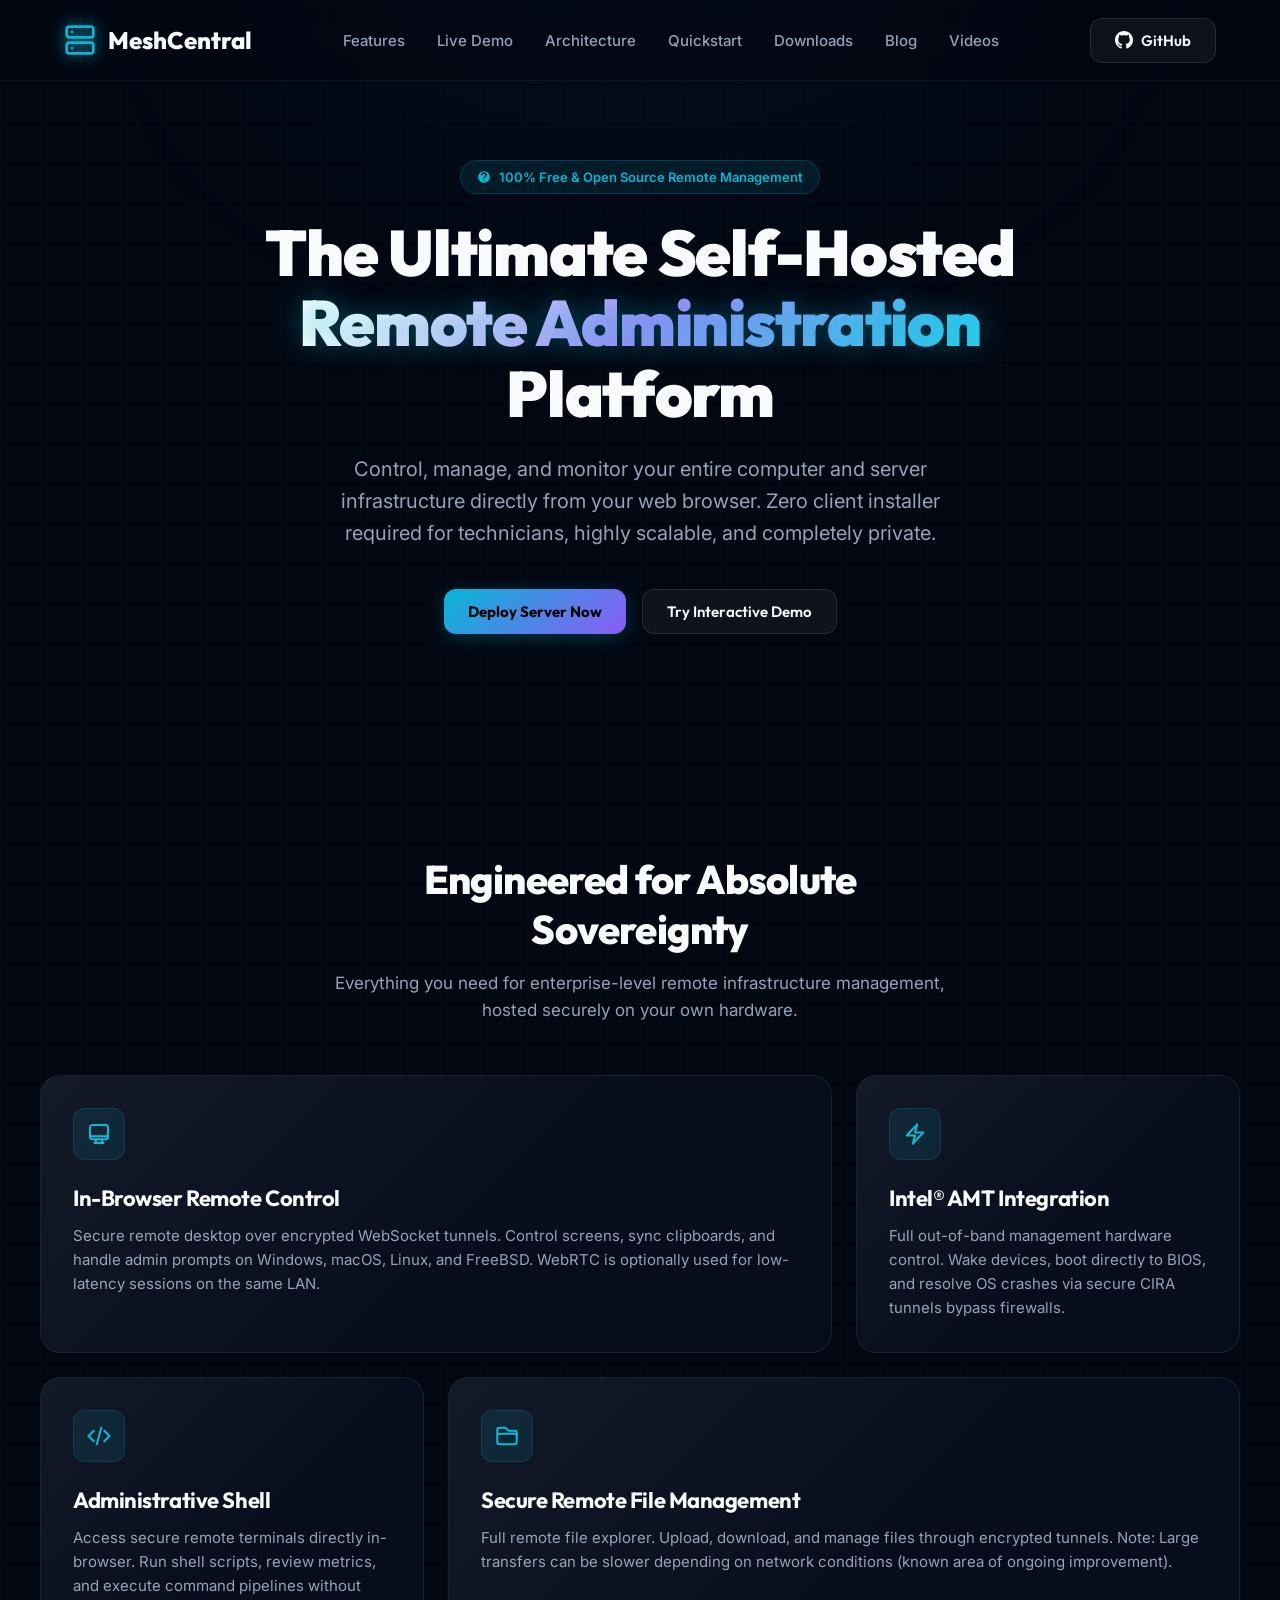
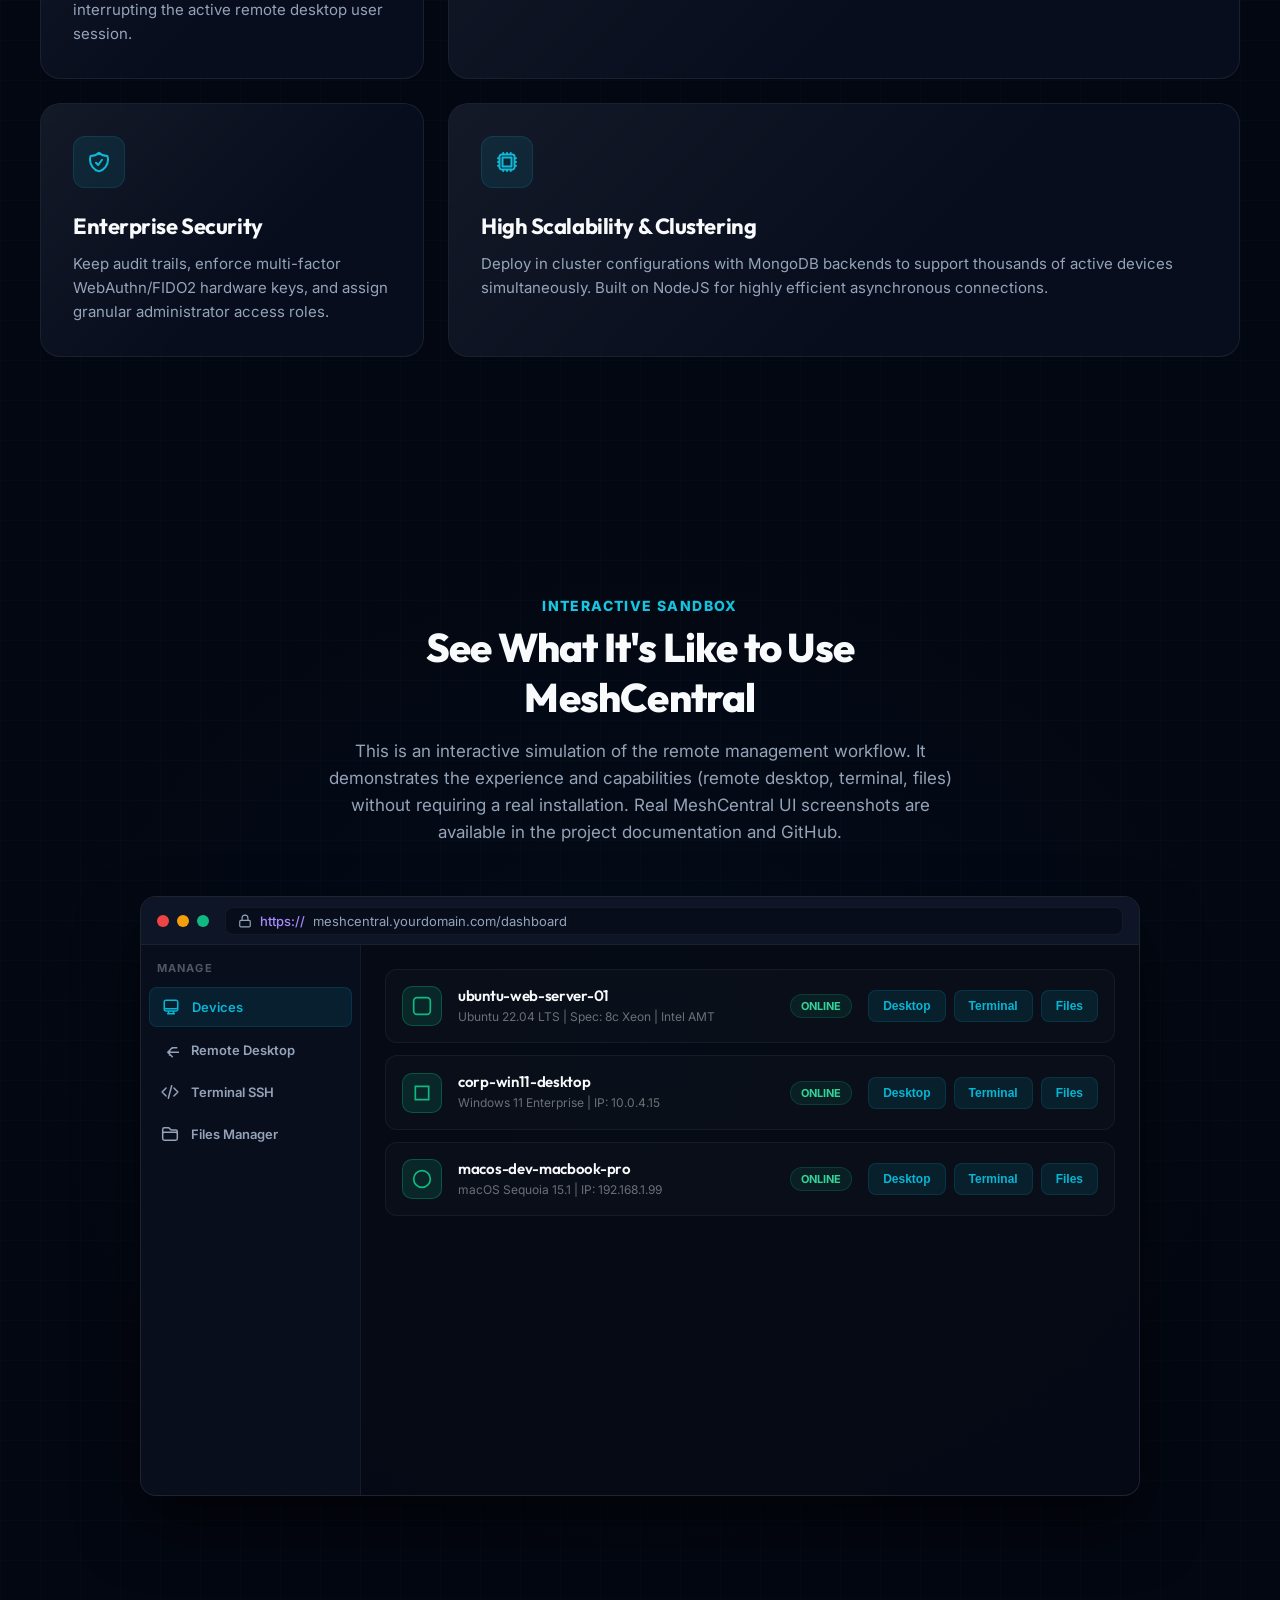
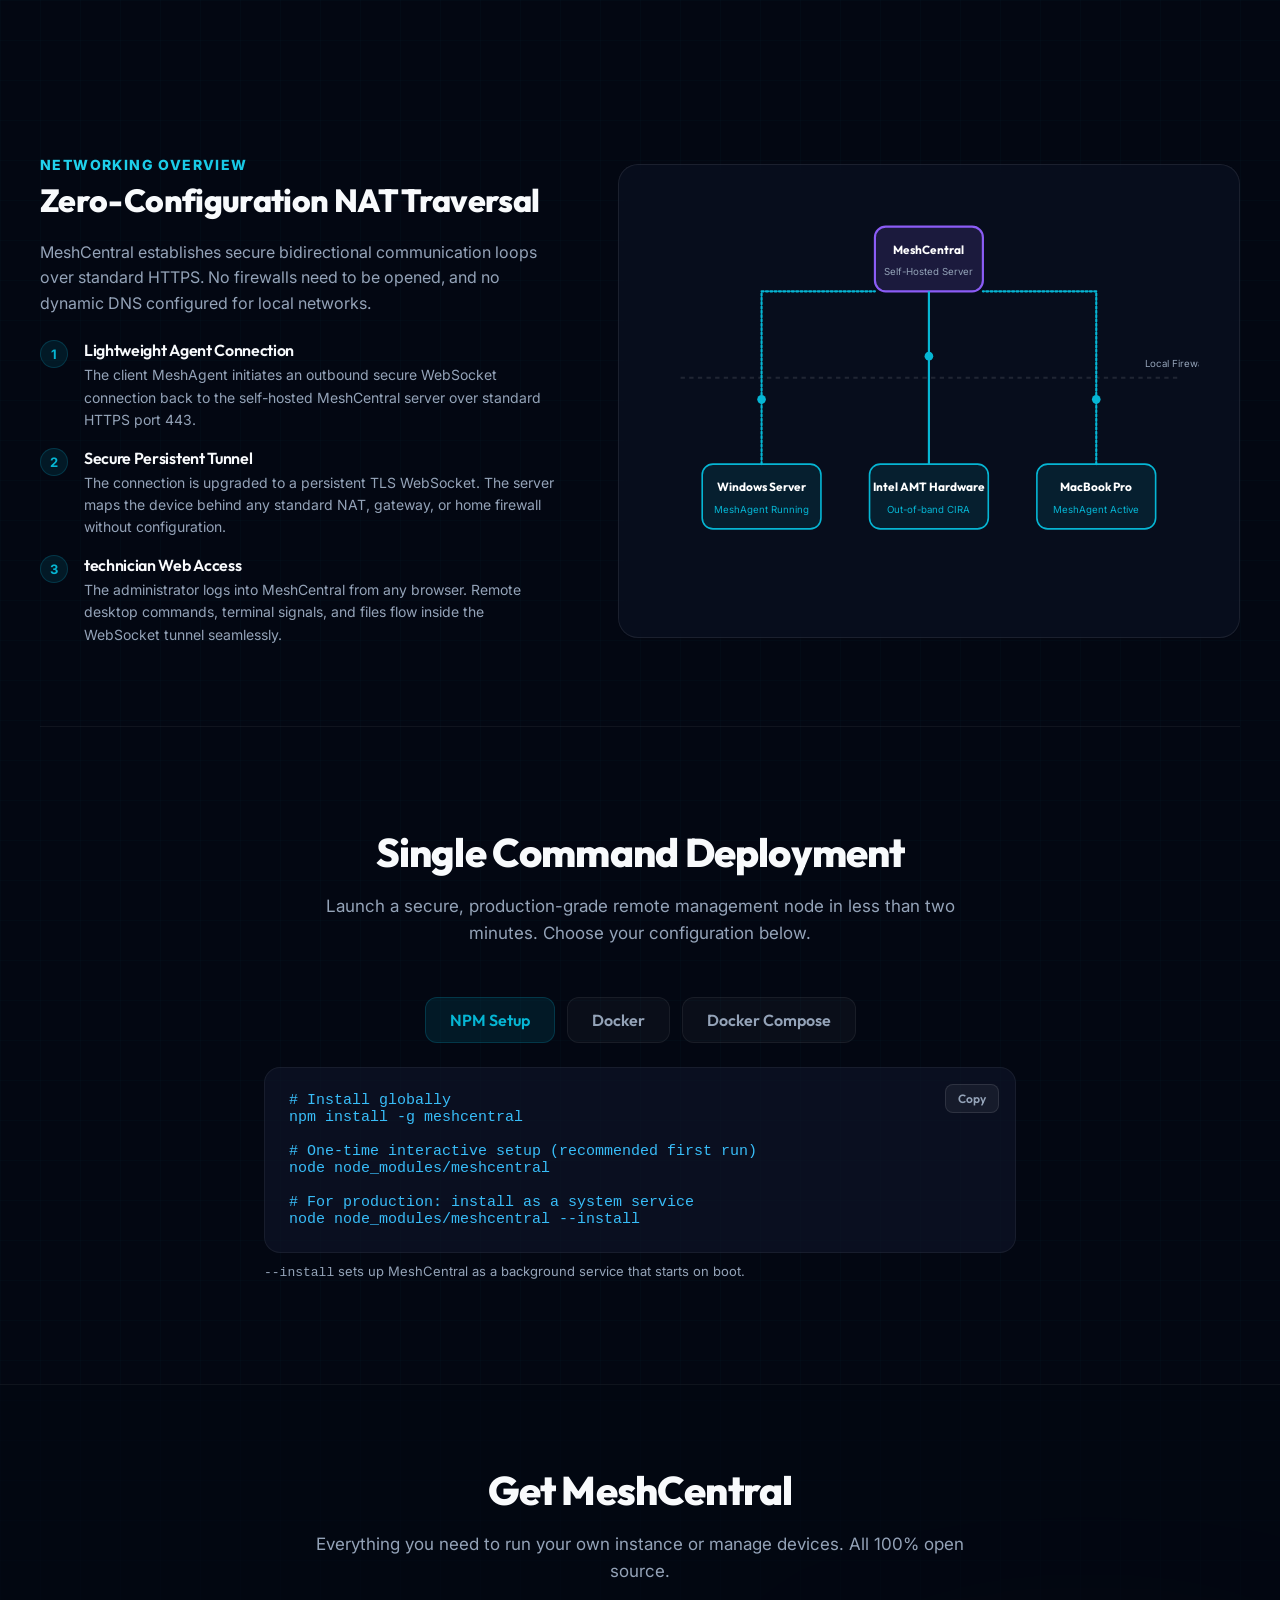
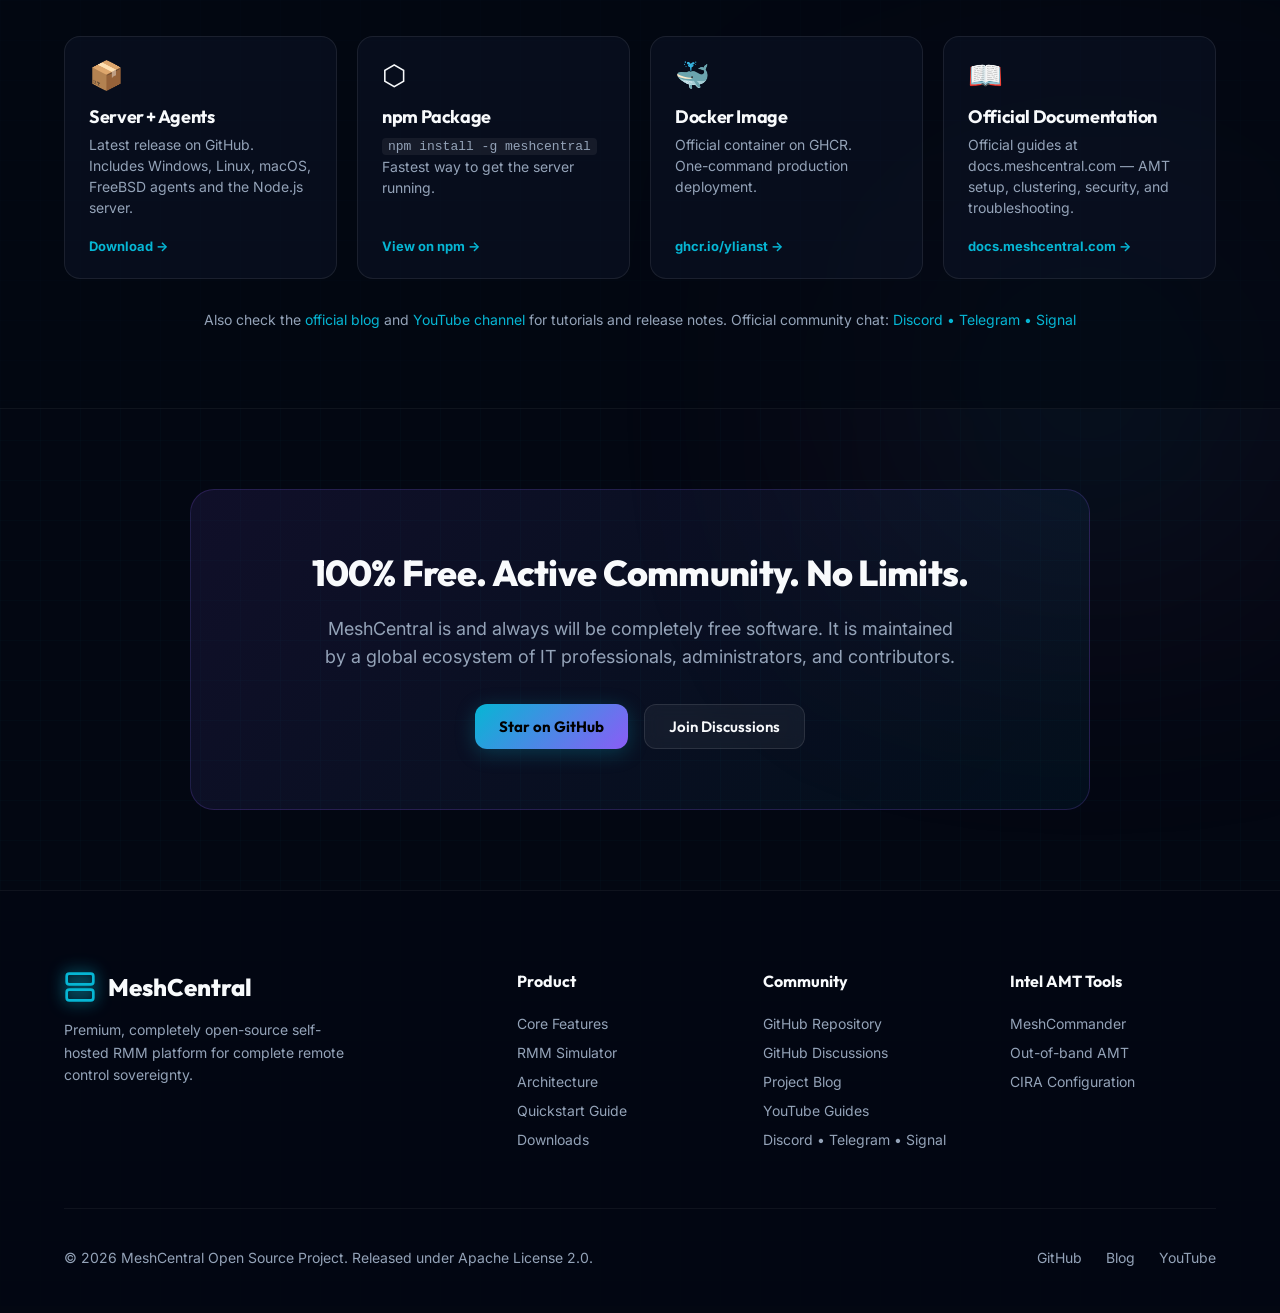
<file: index.html>
<!DOCTYPE html>
<html lang="en">
<head>
  <meta charset="UTF-8">
  <meta http-equiv="X-UA-Compatible" content="IE=edge">
  <meta name="viewport" content="width=device-width, initial-scale=1.0">
  <meta name="description" content="MeshCentral: The open-source, multi-platform, self-hosted remote monitoring and management (RMM) powerhouse. Control your computers and servers securely from your browser.">
  <meta name="keywords" content="MeshCentral, open source RMM, remote monitoring management, self-hosted remote desktop, remote terminal, web SSH, Intel AMT, Intel vPro, CIRA">
  <meta name="author" content="MeshCentral Community">
  
  <title>MeshCentral — Open Source Remote Monitoring & Management</title>
  
  <link rel="icon" type="image/png" href="https://meshcentral.com/favicon-303x303.png">
  <link rel="apple-touch-icon" href="https://meshcentral.com/favicon-303x303.png">
  
  <link rel="stylesheet" href="index.css">
</head>
<body>

  <!-- Glowing Atmosphere Elements -->
  <div style="position: absolute; top: 0; left: 0; width: 100%; height: 100%; pointer-events: none; overflow: hidden; z-index: -1;">
    <svg style="width: 100%; height: 100%; opacity: 0.15;" xmlns="http://www.w3.org/2000/svg">
      <defs>
        <pattern id="grid" width="40" height="40" patternUnits="userSpaceOnUse">
          <path d="M 40 0 L 0 0 0 40" fill="none" stroke="rgba(6, 182, 212, 0.3)" stroke-width="1"/>
        </pattern>
      </defs>
      <rect width="100%" height="100%" fill="url(#grid)" />
    </svg>
  </div>

  <!-- Header Navigation -->
  <header>
    <div class="container nav-container">
      <a href="#" class="logo">
        <svg viewBox="0 0 24 24" fill="none" stroke="var(--neon-cyan)" stroke-width="2" stroke-linecap="round" stroke-linejoin="round">
          <rect x="2" y="2" width="20" height="8" rx="2" ry="2"/>
          <rect x="2" y="14" width="20" height="8" rx="2" ry="2"/>
          <line x1="6" y1="6" x2="6.01" y2="6"/>
          <line x1="6" y1="18" x2="6.01" y2="18"/>
        </svg>
        <span>MeshCentral</span>
      </a>
      
      <ul class="nav-menu">
        <li><a href="#features" class="nav-link">Features</a></li>
        <li><a href="#demo" class="nav-link">Live Demo</a></li>
        <li><a href="#architecture" class="nav-link">Architecture</a></li>
        <li><a href="#setup" class="nav-link">Quickstart</a></li>
        <li><a href="#downloads" class="nav-link">Downloads</a></li>
        <li><a href="https://meshcentral2.blogspot.com/" target="_blank" class="nav-link">Blog</a></li>
        <li><a href="https://www.youtube.com/channel/UCJWz607A8EVlkilzcrb-GKg/videos" target="_blank" class="nav-link">Videos</a></li>
      </ul>
      
      <div class="nav-actions">
        <a href="https://github.com/Ylianst/MeshCentral" target="_blank" class="btn btn-secondary">
          <svg style="width: 18px; height: 18px; fill: currentColor;" viewBox="0 0 24 24">
            <path d="M12 0c-6.626 0-12 5.373-12 12 0 5.302 3.438 9.8 8.207 11.387.599.111.793-.261.793-.577v-2.234c-3.338.726-4.033-1.416-4.033-1.416-.546-1.387-1.333-1.756-1.333-1.756-1.089-.745.083-.729.083-.729 1.205.084 1.839 1.237 1.839 1.237 1.07 1.834 2.807 1.304 3.492.997.107-.775.418-1.305.762-1.604-2.665-.305-5.467-1.334-5.467-5.931 0-1.311.469-2.381 1.236-3.221-.124-.303-.535-1.524.117-3.176 0 0 1.008-.322 3.301 1.23.957-.266 1.983-.399 3.003-.404 1.02.005 2.047.138 3.006.404 2.291-1.552 3.297-1.23 3.297-1.23.653 1.653.242 2.874.118 3.176.77.84 1.235 1.911 1.235 3.221 0 4.609-2.807 5.624-5.479 5.921.43.372.823 1.102.823 2.222v3.293c0 .319.192.694.801.576 4.765-1.589 8.199-6.086 8.199-11.386 0-6.627-5.373-12-12-12z"/>
          </svg>
          GitHub
        </a>
        <button class="hamburger">
          <span></span>
          <span></span>
          <span></span>
        </button>
      </div>
    </div>
  </header>

  <!-- Hero Section -->
  <section class="hero container">
    <div class="hero-tag">
      <svg viewBox="0 0 24 24">
        <path d="M12 2C6.48 2 2 6.48 2 12s4.48 10 10 10 10-4.48 10-10S17.52 2 12 2Zm1 17h-2v-2h2v2Zm2.07-7.75-.9.92C13.45 12.9 13 13.5 13 15h-2v-.5c0-1.1.45-2.1 1.17-2.83l1.24-1.26c.37-.36.59-.86.59-1.41 0-1.1-.9-2-2-2s-2 .9-2 2H7c0-2.76 2.24-5 5-5s5 2.24 5 5c0 1.04-.42 1.99-1.07 2.75Z"/>
      </svg>
      100% Free & Open Source Remote Management
    </div>
    
    <h1>The Ultimate Self-Hosted <br><span class="gradient-text text-glow">Remote Administration</span> Platform</h1>
    
    <p class="hero-description">
      Control, manage, and monitor your entire computer and server infrastructure directly from your web browser. Zero client installer required for technicians, highly scalable, and completely private.
    </p>
    
    <div class="hero-ctas">
      <a href="#setup" class="btn btn-primary">Deploy Server Now</a>
      <a href="#demo" class="btn btn-secondary">Try Interactive Demo</a>
    </div>
  </section>

  <!-- Features Bento Grid -->
  <section id="features" class="container" style="padding: 60px 0;">
    <div class="section-header">
      <h2>Engineered for Absolute Sovereignty</h2>
      <p>Everything you need for enterprise-level remote infrastructure management, hosted securely on your own hardware.</p>
    </div>
    
    <div class="bento-grid">
      <!-- Feature 1: Remote Control -->
      <div class="glass-card bento-large">
        <div class="bento-icon-wrapper">
          <svg fill="none" stroke="currentColor" stroke-width="2" viewBox="0 0 24 24" xmlns="http://www.w3.org/2000/svg">
            <path stroke-linecap="round" stroke-linejoin="round" d="M9 17.25v1.007a3 3 0 01-.879 2.122L7.5 21h9l-.621-.621A3 3 0 0115 18.257V17.25m6-12V15a2.25 2.25 0 01-2.25 2.25H5.25A2.25 2.25 0 013 15V5.25m18 0A2.25 2.25 0 0018.75 3H5.25A2.25 2.25 0 003 5.25m18 0V12a2.25 2.25 0 01-2.25 2.25H5.25A2.25 2.25 0 013 12V5.25"></path>
          </svg>
        </div>
        <h3 class="bento-title">In-Browser Remote Control</h3>
        <p class="bento-desc">Secure remote desktop over encrypted WebSocket tunnels. Control screens, sync clipboards, and handle admin prompts on Windows, macOS, Linux, and FreeBSD. WebRTC is optionally used for low-latency sessions on the same LAN.</p>
      </div>

      <!-- Feature 2: Intel AMT -->
      <div class="glass-card bento-small">
        <div class="bento-icon-wrapper">
          <svg fill="none" stroke="currentColor" stroke-width="2" viewBox="0 0 24 24" xmlns="http://www.w3.org/2000/svg">
            <path stroke-linecap="round" stroke-linejoin="round" d="M3.75 13.5l10.5-11.25L12 10.5h8.25L9.75 21.75 12 13.5H3.75z"></path>
          </svg>
        </div>
        <h3 class="bento-title">Intel® AMT Integration</h3>
        <p class="bento-desc">Full out-of-band management hardware control. Wake devices, boot directly to BIOS, and resolve OS crashes via secure CIRA tunnels bypass firewalls.</p>
      </div>

      <!-- Feature 3: Web Terminal -->
      <div class="glass-card bento-small">
        <div class="bento-icon-wrapper">
          <svg fill="none" stroke="currentColor" stroke-width="2" viewBox="0 0 24 24" xmlns="http://www.w3.org/2000/svg">
            <path stroke-linecap="round" stroke-linejoin="round" d="M17.25 6.75L22.5 12l-5.25 5.25m-10.5 0L1.5 12l5.25-5.25m7.5-3l-4.5 16.5"></path>
          </svg>
        </div>
        <h3 class="bento-title">Administrative Shell</h3>
        <p class="bento-desc">Access secure remote terminals directly in-browser. Run shell scripts, review metrics, and execute command pipelines without interrupting the active remote desktop user session.</p>
      </div>

      <!-- Feature 4: File Explorer -->
      <div class="glass-card bento-large">
        <div class="bento-icon-wrapper">
          <svg fill="none" stroke="currentColor" stroke-width="2" viewBox="0 0 24 24" xmlns="http://www.w3.org/2000/svg">
            <path stroke-linecap="round" stroke-linejoin="round" d="M2.25 12.75V12A2.25 2.25 0 014.5 9.75h15A2.25 2.25 0 0121.75 12v.75m-8.69-6.44l-2.12-2.12a1.5 1.5 0 00-1.061-.44H4.5A2.25 2.25 0 002.25 6v12a2.25 2.25 0 002.25 2.25h15A2.25 2.25 0 0021.75 18V9a2.25 2.25 0 00-2.25-2.25h-5.379a1.5 1.5 0 01-1.06-.44z"></path>
          </svg>
        </div>
        <h3 class="bento-title">Secure Remote File Management</h3>
        <p class="bento-desc">Full remote file explorer. Upload, download, and manage files through encrypted tunnels. Note: Large transfers can be slower depending on network conditions (known area of ongoing improvement).</p>
      </div>

      <!-- Feature 5: Security -->
      <div class="glass-card bento-small">
        <div class="bento-icon-wrapper">
          <svg fill="none" stroke="currentColor" stroke-width="2" viewBox="0 0 24 24" xmlns="http://www.w3.org/2000/svg">
            <path stroke-linecap="round" stroke-linejoin="round" d="M9 12.75L11.25 15 15 9.75m-3-7.036A11.959 11.959 0 013.598 6 11.99 11.99 0 003 9.749c0 5.592 3.824 10.29 9 11.623 5.176-1.332 9-6.03 9-11.622 0-1.31-.21-2.57-.598-3.751h-.152c-3.196 0-6.1-1.248-8.25-3.285z"></path>
          </svg>
        </div>
        <h3 class="bento-title">Enterprise Security</h3>
        <p class="bento-desc">Keep audit trails, enforce multi-factor WebAuthn/FIDO2 hardware keys, and assign granular administrator access roles.</p>
      </div>

      <!-- Feature 6: Clustering -->
      <div class="glass-card bento-large">
        <div class="bento-icon-wrapper">
          <svg fill="none" stroke="currentColor" stroke-width="2" viewBox="0 0 24 24" xmlns="http://www.w3.org/2000/svg">
            <path stroke-linecap="round" stroke-linejoin="round" d="M8.25 3v1.5M4.5 8.25H3m18 0h-1.5M4.5 12H3m18 0h-1.5m-15 3.75H3m18 0h-1.5M8.25 19.5V21M12 3v1.5m0 15V21m3.75-18v1.5m0 15V21m-9-1.5h10.5a2.25 2.25 0 002.25-2.25V6.75a2.25 2.25 0 00-2.25-2.25H6.75A2.25 2.25 0 004.5 6.75v10.5a2.25 2.25 0 002.25 2.25zm.75-12h9v9h-9v-9z"></path>
          </svg>
        </div>
        <h3 class="bento-title">High Scalability & Clustering</h3>
        <p class="bento-desc">Deploy in cluster configurations with MongoDB backends to support thousands of active devices simultaneously. Built on NodeJS for highly efficient asynchronous connections.</p>
      </div>
    </div>
  </section>

  <!-- Interactive RMM Simulator Section -->
  <section id="demo" class="simulator-section">
    <div class="container">
      <div class="section-header">
        <span class="gradient-text-cyan" style="font-weight: 800; font-size: 14px; text-transform: uppercase; letter-spacing: 0.1em; margin-bottom: 8px; display: block;">Interactive sandbox</span>
        <h2>See What It's Like to Use MeshCentral</h2>
        <p>This is an interactive simulation of the remote management workflow. It demonstrates the experience and capabilities (remote desktop, terminal, files) without requiring a real installation. Real MeshCentral UI screenshots are available in the project documentation and GitHub.</p>
      </div>

      <div class="sim-container">
        <!-- Browser Bar -->
        <div class="sim-header">
          <div class="sim-dots">
            <div class="sim-dot red"></div>
            <div class="sim-dot yellow"></div>
            <div class="sim-dot green"></div>
          </div>
          <div class="sim-address-bar">
            <svg viewBox="0 0 24 24" fill="none" stroke="currentColor" stroke-width="2">
              <rect x="3" y="11" width="18" height="11" rx="2" ry="2"/>
              <path d="M7 11V7a5 5 0 0 1 10 0v4"/>
            </svg>
            <span>https://</span>meshcentral.yourdomain.com/dashboard
          </div>
        </div>

        <!-- Split Pane -->
        <div class="sim-body">
          <!-- Sidebar -->
          <div class="sim-sidebar">
            <div class="sim-sidebar-title">Manage</div>
            <ul class="sim-sidebar-menu">
              <li class="sim-menu-item active" data-view="devices">
                <svg fill="none" stroke="currentColor" stroke-width="2" viewBox="0 0 24 24"><path stroke-linecap="round" stroke-linejoin="round" d="M9 17.25v1.007a3 3 0 01-.879 2.122L7.5 21h9l-.621-.621A3 3 0 0115 18.257V17.25m6-12V15a2.25 2.25 0 01-2.25 2.25H5.25A2.25 2.25 0 013 15V5.25m18 0A2.25 2.25 0 0018.75 3H5.25A2.25 2.25 0 003 5.25m18 0V12a2.25 2.25 0 01-2.25 2.25H5.25A2.25 2.25 0 013 12V5.25"/></svg>
                <span>Devices</span>
              </li>
              <li class="sim-menu-item" data-view="desktop">
                <svg fill="none" stroke="currentColor" stroke-width="2" viewBox="0 0 24 24"><path stroke-linecap="round" stroke-linejoin="round" d="M15 9l-6 6m0 0l6 6m-6-6h18m-6-6h-3.75a6 6 0 00-6 6v3.75"/></svg>
                <span>Remote Desktop</span>
              </li>
              <li class="sim-menu-item" data-view="terminal">
                <svg fill="none" stroke="currentColor" stroke-width="2" viewBox="0 0 24 24"><path stroke-linecap="round" stroke-linejoin="round" d="M17.25 6.75L22.5 12l-5.25 5.25m-10.5 0L1.5 12l5.25-5.25m7.5-3l-4.5 16.5"/></svg>
                <span>Terminal SSH</span>
              </li>
              <li class="sim-menu-item" data-view="files">
                <svg fill="none" stroke="currentColor" stroke-width="2" viewBox="0 0 24 24"><path stroke-linecap="round" stroke-linejoin="round" d="M2.25 12.75V12A2.25 2.25 0 014.5 9.75h15A2.25 2.25 0 0121.75 12v.75m-8.69-6.44l-2.12-2.12a1.5 1.5 0 00-1.061-.44H4.5A2.25 2.25 0 002.25 6v12a2.25 2.25 0 002.25 2.25h15A2.25 2.25 0 0021.75 18V9a2.25 2.25 0 00-2.25-2.25h-5.379a1.5 1.5 0 01-1.06-.44z"/></svg>
                <span>Files Manager</span>
              </li>
            </ul>
          </div>

          <!-- Main Viewport -->
          <div class="sim-viewport">
            
            <!-- Persistent Back Bar (especially valuable on mobile when sidebar is collapsed) -->
            <div class="sim-viewport-header" id="sim-back-bar" style="display: none; align-items: center; justify-content: space-between; padding: 8px 16px; background: rgba(15, 23, 42, 0.7); border-bottom: 1px solid rgba(255,255,255,0.06);">
              <button id="btn-back-devices" class="btn-sim-back">← Devices</button>
              <span id="sim-current-device" style="font-size: 12px; color: var(--text-muted); font-weight: 500;"></span>
            </div>
            
            <!-- Devices Grid View -->
            <div id="view-devices" class="sim-view active">
              <div class="devices-list">
                
                <div class="device-row" data-device="ubuntu-web">
                  <div class="device-info">
                    <div class="device-avatar active">
                      <svg viewBox="0 0 24 24" fill="none" stroke="currentColor" stroke-width="2"><rect x="2" y="2" width="20" height="20" rx="4"/></svg>
                    </div>
                    <div class="device-meta">
                      <h4>ubuntu-web-server-01</h4>
                      <p>Ubuntu 22.04 LTS | Spec: 8c Xeon | Intel AMT</p>
                    </div>
                  </div>
                  <div style="display: flex; align-items: center; gap: 16px;">
                    <span class="device-badge online">Online</span>
                    <div class="device-actions">
                      <button class="btn-sim-action" data-action="desktop">Desktop</button>
                      <button class="btn-sim-action" data-action="terminal">Terminal</button>
                      <button class="btn-sim-action" data-action="files">Files</button>
                    </div>
                  </div>
                </div>

                <div class="device-row" data-device="win-desktop">
                  <div class="device-info">
                    <div class="device-avatar active">
                      <svg viewBox="0 0 24 24" fill="none" stroke="currentColor" stroke-width="2"><path d="M4 4h16v16H4z"/></svg>
                    </div>
                    <div class="device-meta">
                      <h4>corp-win11-desktop</h4>
                      <p>Windows 11 Enterprise | IP: 10.0.4.15</p>
                    </div>
                  </div>
                  <div style="display: flex; align-items: center; gap: 16px;">
                    <span class="device-badge online">Online</span>
                    <div class="device-actions">
                      <button class="btn-sim-action" data-action="desktop">Desktop</button>
                      <button class="btn-sim-action" data-action="terminal">Terminal</button>
                      <button class="btn-sim-action" data-action="files">Files</button>
                    </div>
                  </div>
                </div>

                <div class="device-row" data-device="macos-build">
                  <div class="device-info">
                    <div class="device-avatar active">
                      <svg viewBox="0 0 24 24" fill="none" stroke="currentColor" stroke-width="2"><circle cx="12" cy="12" r="10"/></svg>
                    </div>
                    <div class="device-meta">
                      <h4>macos-dev-macbook-pro</h4>
                      <p>macOS Sequoia 15.1 | IP: 192.168.1.99</p>
                    </div>
                  </div>
                  <div style="display: flex; align-items: center; gap: 16px;">
                    <span class="device-badge online">Online</span>
                    <div class="device-actions">
                      <button class="btn-sim-action" data-action="desktop">Desktop</button>
                      <button class="btn-sim-action" data-action="terminal">Terminal</button>
                      <button class="btn-sim-action" data-action="files">Files</button>
                    </div>
                  </div>
                </div>

              </div>
            </div>

            <!-- Views generated via JS -->
            <div id="view-desktop" class="sim-view"></div>
            <div id="view-terminal" class="sim-view"></div>
            <div id="view-files" class="sim-view"></div>

          </div>
        </div>
      </div>
    </div>
  </section>

  <!-- Architectural Section -->
  <section id="architecture" class="architecture-section container">
    <div class="arch-container">
      <div class="arch-details">
        <span class="gradient-text-cyan" style="font-weight: 800; font-size: 14px; text-transform: uppercase; letter-spacing: 0.1em; margin-bottom: 8px; display: block;">Networking Overview</span>
        <h3>Zero-Configuration NAT Traversal</h3>
        <p>MeshCentral establishes secure bidirectional communication loops over standard HTTPS. No firewalls need to be opened, and no dynamic DNS configured for local networks.</p>
        
        <ul class="arch-list">
          <li class="arch-list-item">
            <div class="arch-item-num">1</div>
            <div class="arch-item-text">
              <h4>Lightweight Agent Connection</h4>
              <p>The client MeshAgent initiates an outbound secure WebSocket connection back to the self-hosted MeshCentral server over standard HTTPS port 443.</p>
            </div>
          </li>
          <li class="arch-list-item">
            <div class="arch-item-num">2</div>
            <div class="arch-item-text">
              <h4>Secure Persistent Tunnel</h4>
              <p>The connection is upgraded to a persistent TLS WebSocket. The server maps the device behind any standard NAT, gateway, or home firewall without configuration.</p>
            </div>
          </li>
          <li class="arch-list-item">
            <div class="arch-item-num">3</div>
            <div class="arch-item-text">
              <h4>technician Web Access</h4>
              <p>The administrator logs into MeshCentral from any browser. Remote desktop commands, terminal signals, and files flow inside the WebSocket tunnel seamlessly.</p>
            </div>
          </li>
        </ul>
      </div>

      <div class="arch-diagram-wrapper">
        <svg class="arch-svg" viewBox="0 0 500 360" fill="none" xmlns="http://www.w3.org/2000/svg">
          <!-- Server Node -->
          <rect x="200" y="20" width="100" height="60" rx="10" fill="rgba(139, 92, 246, 0.15)" stroke="var(--neon-purple)" stroke-width="2"/>
          <text x="250" y="45" fill="#fff" font-family="var(--font-heading)" font-size="11" font-weight="700" text-anchor="middle">MeshCentral</text>
          <text x="250" y="65" fill="var(--text-muted)" font-family="var(--font-body)" font-size="9" text-anchor="middle">Self-Hosted Server</text>
          
          <!-- Firewall Line -->
          <line x1="20" y1="160" x2="480" y2="160" stroke="rgba(255, 255, 255, 0.1)" stroke-width="2" stroke-dasharray="4 4"/>
          <text x="450" y="150" fill="var(--text-muted)" font-family="var(--font-body)" font-size="9">Local Firewall (NAT)</text>

          <!-- Device Node A (Windows) -->
          <rect x="40" y="240" width="110" height="60" rx="10" fill="rgba(6, 182, 212, 0.1)" stroke="var(--neon-cyan)" stroke-width="1.5"/>
          <text x="95" y="265" fill="#fff" font-family="var(--font-heading)" font-size="11" font-weight="700" text-anchor="middle">Windows Server</text>
          <text x="95" y="285" fill="var(--neon-cyan)" font-family="var(--font-body)" font-size="9" text-anchor="middle">MeshAgent Running</text>

          <!-- Device Node B (Linux AMT) -->
          <rect x="195" y="240" width="110" height="60" rx="10" fill="rgba(6, 182, 212, 0.1)" stroke="var(--neon-cyan)" stroke-width="1.5"/>
          <text x="250" y="265" fill="#fff" font-family="var(--font-heading)" font-size="11" font-weight="700" text-anchor="middle">Intel AMT Hardware</text>
          <text x="250" y="285" fill="var(--neon-cyan)" font-family="var(--font-body)" font-size="9" text-anchor="middle">Out-of-band CIRA</text>

          <!-- Device Node C (macOS) -->
          <rect x="350" y="240" width="110" height="60" rx="10" fill="rgba(6, 182, 212, 0.1)" stroke="var(--neon-cyan)" stroke-width="1.5"/>
          <text x="405" y="265" fill="#fff" font-family="var(--font-heading)" font-size="11" font-weight="700" text-anchor="middle">MacBook Pro</text>
          <text x="405" y="285" fill="var(--neon-cyan)" font-family="var(--font-body)" font-size="9" text-anchor="middle">MeshAgent Active</text>

          <!-- Connection Arrows -->
          <!-- A to Server -->
          <path d="M95 240V160V80H200" stroke="var(--neon-cyan)" stroke-width="2" stroke-linecap="round" fill="none" stroke-dasharray="2 2"/>
          <circle cx="95" cy="180" r="4" fill="var(--neon-cyan)"/>
          
          <!-- B to Server -->
          <path d="M250 240V80" stroke="var(--neon-cyan)" stroke-width="2" fill="none"/>
          <circle cx="250" cy="140" r="4" fill="var(--neon-cyan)"/>

          <!-- C to Server -->
          <path d="M405 240V160V80H300" stroke="var(--neon-cyan)" stroke-width="2" stroke-linecap="round" fill="none" stroke-dasharray="2 2"/>
          <circle cx="405" cy="180" r="4" fill="var(--neon-cyan)"/>
        </svg>
      </div>
    </div>
  </section>

  <!-- Setup Section -->
  <section id="setup" class="setup-section">
    <div class="container setup-tabs">
      <div class="section-header">
        <h2>Single Command Deployment</h2>
        <p>Launch a secure, production-grade remote management node in less than two minutes. Choose your configuration below.</p>
      </div>

      <div class="tab-headers">
        <div class="tab-header active" data-tab="tab-npm">NPM Setup</div>
        <div class="tab-header" data-tab="tab-docker">Docker</div>
        <div class="tab-header" data-tab="tab-compose">Docker Compose</div>
      </div>

      <div id="tab-npm" class="tab-content active">
        <div class="code-block">
          <button class="code-copy-btn">Copy</button>
          <pre><code># Install globally
npm install -g meshcentral

# One-time interactive setup (recommended first run)
node node_modules/meshcentral

# For production: install as a system service
node node_modules/meshcentral --install</code></pre>
        </div>
        <p style="font-size:13px; color:var(--text-muted); margin-top:8px;">
          <code>--install</code> sets up MeshCentral as a background service that starts on boot.
        </p>
      </div>

      <div id="tab-docker" class="tab-content">
        <div class="code-block">
          <button class="code-copy-btn">Copy</button>
          <pre><code># Recommended Docker run (with common volumes)
docker run -d \
  --name meshcentral \
  -p 80:80 -p 443:443 \
  -v meshcentral-data:/opt/meshcentral/meshcentral-data \
  -v meshcentral-files:/opt/meshcentral/meshcentral-files \
  -v meshcentral-certs:/opt/meshcentral/meshcentral-certs \
  -v meshcentral-backups:/opt/meshcentral/meshcentral-backups \
  ghcr.io/ylianst/meshcentral:latest</code></pre>
        </div>
      </div>

      <div id="tab-compose" class="tab-content">
        <div class="code-block">
          <button class="code-copy-btn">Copy</button>
          <pre><code># docker-compose.yml example (recommended for production)
version: '3'
services:
  meshcentral:
    image: ghcr.io/ylianst/meshcentral:latest
    container_name: meshcentral
    restart: always
    ports:
      - "80:80"
      - "443:443"
    volumes:
      - meshcentral-data:/opt/meshcentral/meshcentral-data
      - meshcentral-files:/opt/meshcentral/meshcentral-files
      - meshcentral-certs:/opt/meshcentral/meshcentral-certs
      - meshcentral-backups:/opt/meshcentral/meshcentral-backups

volumes:
  meshcentral-data:
  meshcentral-files:
  meshcentral-certs:
  meshcentral-backups:</code></pre>
        </div>
      </div>
    </div>
  </section>

  <!-- Downloads & Resources Section -->
  <section id="downloads" class="downloads-section">
    <div class="container">
      <div class="section-header">
        <h2>Get MeshCentral</h2>
        <p>Everything you need to run your own instance or manage devices. All 100% open source.</p>
      </div>

      <div class="downloads-grid">
        <a href="https://github.com/Ylianst/MeshCentral/releases/latest" target="_blank" class="download-card">
          <div class="dl-icon">📦</div>
          <div>
            <h4>Server + Agents</h4>
            <p>Latest release on GitHub. Includes Windows, Linux, macOS, FreeBSD agents and the Node.js server.</p>
          </div>
          <span class="dl-cta">Download →</span>
        </a>

        <a href="https://www.npmjs.com/package/meshcentral" target="_blank" class="download-card">
          <div class="dl-icon">⬡</div>
          <div>
            <h4>npm Package</h4>
            <p><code>npm install -g meshcentral</code><br>Fastest way to get the server running.</p>
          </div>
          <span class="dl-cta">View on npm →</span>
        </a>

        <a href="https://github.com/Ylianst/MeshCentral/pkgs/container/meshcentral" target="_blank" class="download-card">
          <div class="dl-icon">🐳</div>
          <div>
            <h4>Docker Image</h4>
            <p>Official container on GHCR.<br>One-command production deployment.</p>
          </div>
          <span class="dl-cta">ghcr.io/ylianst →</span>
        </a>

        <a href="https://docs.meshcentral.com/" target="_blank" class="download-card">
          <div class="dl-icon">📖</div>
          <div>
            <h4>Official Documentation</h4>
            <p>Official guides at docs.meshcentral.com — AMT setup, clustering, security, and troubleshooting.</p>
          </div>
          <span class="dl-cta">docs.meshcentral.com →</span>
        </a>
      </div>

      <div class="downloads-note">
        Also check the <a href="https://meshcentral2.blogspot.com/" target="_blank">official blog</a> and <a href="https://www.youtube.com/channel/UCJWz607A8EVlkilzcrb-GKg/videos" target="_blank">YouTube channel</a> for tutorials and release notes.
        Official community chat: <a href="https://github.com/Ylianst/MeshCentral#community" target="_blank">Discord • Telegram • Signal</a>
      </div>
    </div>
  </section>

  <!-- Callout (GitHub Pride) -->
  <section class="callout-section container">
    <div class="callout-card">
      <h2>100% Free. Active Community. No Limits.</h2>
      <p>
        MeshCentral is and always will be completely free software. It is maintained by a global ecosystem of IT professionals, administrators, and contributors.
      </p>
      <div class="hero-ctas" style="margin-bottom: 0;">
        <a href="https://github.com/Ylianst/MeshCentral" target="_blank" class="btn btn-primary">Star on GitHub</a>
        <a href="https://github.com/Ylianst/MeshCentral/discussions" target="_blank" class="btn btn-secondary">Join Discussions</a>
      </div>
    </div>
  </section>

  <!-- Footer -->
  <footer>
    <div class="container">
      <div class="footer-grid">
        <div class="footer-logo-col">
          <a href="#" class="logo" style="margin-bottom: 16px;">
            <svg viewBox="0 0 24 24" fill="none" stroke="var(--neon-cyan)" stroke-width="2">
              <rect x="2" y="2" width="20" height="8" rx="2" ry="2"/>
              <rect x="2" y="14" width="20" height="8" rx="2" ry="2"/>
            </svg>
            <span>MeshCentral</span>
          </a>
          <p>
            Premium, completely open-source self-hosted RMM platform for complete remote control sovereignty.
          </p>
        </div>
        
        <div class="footer-col">
          <h5>Product</h5>
          <ul class="footer-links">
            <li><a href="#features" class="footer-link">Core Features</a></li>
            <li><a href="#demo" class="footer-link">RMM Simulator</a></li>
            <li><a href="#architecture" class="footer-link">Architecture</a></li>
            <li><a href="#setup" class="footer-link">Quickstart Guide</a></li>
            <li><a href="#downloads" class="footer-link">Downloads</a></li>
          </ul>
        </div>
        
        <div class="footer-col">
          <h5>Community</h5>
          <ul class="footer-links">
            <li><a href="https://github.com/Ylianst/MeshCentral" target="_blank" class="footer-link">GitHub Repository</a></li>
            <li><a href="https://github.com/Ylianst/MeshCentral/discussions" target="_blank" class="footer-link">GitHub Discussions</a></li>
            <li><a href="https://meshcentral2.blogspot.com/" target="_blank" class="footer-link">Project Blog</a></li>
            <li><a href="https://www.youtube.com/channel/UCJWz607A8EVlkilzcrb-GKg/videos" target="_blank" class="footer-link">YouTube Guides</a></li>
            <li><a href="https://github.com/Ylianst/MeshCentral#community" target="_blank" class="footer-link">Discord • Telegram • Signal</a></li>
          </ul>
        </div>
        
        <div class="footer-col">
          <h5>Intel AMT Tools</h5>
          <ul class="footer-links">
            <li><a href="https://info.meshcentral.com/" target="_blank" class="footer-link">MeshCommander</a></li>
            <li><a href="https://info.meshcentral.com/meshcommander.html" target="_blank" class="footer-link">Out-of-band AMT</a></li>
            <li><a href="https://github.com/Ylianst/MeshCentral" target="_blank" class="footer-link">CIRA Configuration</a></li>
          </ul>
        </div>
      </div>
      
      <div class="footer-bottom">
        <div>© 2026 MeshCentral Open Source Project. Released under Apache License 2.0.</div>
        <div style="display: flex; gap: 24px;">
          <a href="https://github.com/Ylianst/MeshCentral" target="_blank" class="footer-link">GitHub</a>
          <a href="https://meshcentral2.blogspot.com/" target="_blank" class="footer-link">Blog</a>
          <a href="https://www.youtube.com/channel/UCJWz607A8EVlkilzcrb-GKg/videos" target="_blank" class="footer-link">YouTube</a>
        </div>
      </div>
    </div>
  </footer>

  <script src="index.js"></script>
</body>
</html>
</file>
<file: index.css>
@import url('https://fonts.googleapis.com/css2?family=Inter:wght@300;400;500;600;700&family=Outfit:wght@400;500;600;700;800;900&display=swap');

:root {
  --bg-obsidian: #030712;
  --bg-card: rgba(15, 23, 42, 0.45);
  --bg-card-hover: rgba(20, 27, 48, 0.55);
  --bg-panel: rgba(8, 12, 24, 0.75);
  --border-glass: rgba(255, 255, 255, 0.08);
  --border-glass-hover: rgba(6, 182, 212, 0.25);
  --text-white: #f8fafc;
  --text-muted: #94a3b8;
  
  --neon-cyan: #06b6d4;
  --neon-cyan-glow: rgba(6, 182, 212, 0.35);
  --neon-purple: #8b5cf6;
  --neon-purple-glow: rgba(139, 92, 246, 0.3);
  --neon-pink: #ec4899;
  
  --font-heading: 'Outfit', sans-serif;
  --font-body: 'Inter', sans-serif;
  --font-mono: 'Courier New', Courier, monospace;
}

/* Base Reset */
* {
  margin: 0;
  padding: 0;
  box-sizing: border-box;
}

html {
  scroll-behavior: smooth;
  background-color: var(--bg-obsidian);
  color: var(--text-white);
  font-family: var(--font-body);
  overflow-x: hidden;
}

body {
  min-height: 100vh;
  position: relative;
  overflow-x: hidden;
}

/* Background Atmosphere Glows */
body::before {
  content: '';
  position: absolute;
  top: -10%;
  left: 20%;
  width: 60vw;
  height: 60vw;
  background: radial-gradient(circle, rgba(139, 92, 246, 0.1) 0%, rgba(6, 182, 212, 0.05) 50%, transparent 100%);
  filter: blur(120px);
  z-index: -2;
  pointer-events: none;
}

body::after {
  content: '';
  position: absolute;
  bottom: 10%;
  right: -10%;
  width: 50vw;
  height: 50vw;
  background: radial-gradient(circle, rgba(6, 182, 212, 0.08) 0%, rgba(236, 72, 153, 0.03) 60%, transparent 100%);
  filter: blur(100px);
  z-index: -2;
  pointer-events: none;
}

/* Premium Scrollbar */
::-webkit-scrollbar {
  width: 10px;
}
::-webkit-scrollbar-track {
  background: var(--bg-obsidian);
}
::-webkit-scrollbar-thumb {
  background: rgba(255, 255, 255, 0.1);
  border-radius: 5px;
  border: 2px solid var(--bg-obsidian);
}
::-webkit-scrollbar-thumb:hover {
  background: rgba(6, 182, 212, 0.4);
}

/* Typography Scales */
h1, h2, h3, h4 {
  font-family: var(--font-heading);
  letter-spacing: -0.02em;
}

p {
  color: var(--text-muted);
  line-height: 1.6;
}

/* Glowing Typography */
.text-glow {
  text-shadow: 0 0 30px rgba(6, 182, 212, 0.4);
}

.gradient-text {
  background: linear-gradient(135deg, #ffffff 10%, #a78bfa 50%, #22d3ee 100%);
  -webkit-background-clip: text;
  -webkit-text-fill-color: transparent;
  display: inline-block;
}

.gradient-text-cyan {
  background: linear-gradient(135deg, #22d3ee 0%, #06b6d4 100%);
  -webkit-background-clip: text;
  -webkit-text-fill-color: transparent;
}

/* Structure Layout */
.container {
  max-width: 1200px;
  margin: 0 auto;
  padding: 0 24px;
}

/* Header & Navigation */
header {
  position: fixed;
  top: 0;
  left: 0;
  width: 100%;
  z-index: 100;
  background: rgba(3, 7, 18, 0.7);
  backdrop-filter: blur(16px);
  border-bottom: 1px solid rgba(255, 255, 255, 0.05);
  transition: all 0.3s ease;
}

header.scrolled {
  background: rgba(3, 7, 18, 0.9);
  padding: 12px 0;
}

.nav-container {
  display: flex;
  justify-content: space-between;
  align-items: center;
  height: 80px;
  transition: all 0.3s ease;
}

header.scrolled .nav-container {
  height: 64px;
}

.logo {
  display: flex;
  align-items: center;
  gap: 12px;
  font-family: var(--font-heading);
  font-size: 24px;
  font-weight: 800;
  text-decoration: none;
  color: var(--text-white);
  transition: transform 0.2s ease;
}

.logo:hover {
  transform: scale(1.02);
}

.logo svg {
  width: 32px;
  height: 32px;
  filter: drop-shadow(0 0 8px var(--neon-cyan));
}

.nav-menu {
  display: flex;
  gap: 32px;
  list-style: none;
}

.nav-link {
  color: var(--text-muted);
  text-decoration: none;
  font-size: 15px;
  font-weight: 500;
  transition: all 0.2s ease;
  position: relative;
  padding: 6px 0;
}

.nav-link::after {
  content: '';
  position: absolute;
  bottom: 0;
  left: 0;
  width: 0;
  height: 2px;
  background: linear-gradient(90deg, var(--neon-cyan), var(--neon-purple));
  transition: width 0.3s ease;
}

.nav-link:hover {
  color: var(--text-white);
}

.nav-link:hover::after {
  width: 100%;
}

.nav-actions {
  display: flex;
  align-items: center;
  gap: 16px;
}

/* Buttons */
.btn {
  display: inline-flex;
  align-items: center;
  justify-content: center;
  gap: 8px;
  padding: 12px 24px;
  font-family: var(--font-heading);
  font-weight: 600;
  font-size: 15px;
  border-radius: 12px;
  text-decoration: none;
  cursor: pointer;
  transition: all 0.3s cubic-bezier(0.16, 1, 0.3, 1);
  border: none;
}

.btn-primary {
  background: linear-gradient(135deg, var(--neon-cyan), var(--neon-purple));
  color: #000000;
  font-weight: 700;
  box-shadow: 0 4px 20px rgba(6, 182, 212, 0.25);
}

.btn-primary:hover {
  transform: translateY(-2px);
  box-shadow: 0 8px 30px rgba(6, 182, 212, 0.45);
  background: linear-gradient(135deg, #22d3ee, #a78bfa);
}

.btn-secondary {
  background: rgba(255, 255, 255, 0.05);
  color: var(--text-white);
  border: 1px solid rgba(255, 255, 255, 0.1);
  backdrop-filter: blur(8px);
}

.btn-secondary:hover {
  background: rgba(255, 255, 255, 0.1);
  border-color: rgba(255, 255, 255, 0.2);
  transform: translateY(-2px);
}

.btn-icon {
  width: 44px;
  height: 44px;
  padding: 0;
  border-radius: 50%;
}

/* Hero Section */
.hero {
  padding: 160px 0 100px 0;
  text-align: center;
  position: relative;
}

.hero-tag {
  display: inline-flex;
  align-items: center;
  gap: 8px;
  padding: 8px 16px;
  background: rgba(6, 182, 212, 0.1);
  border: 1px solid rgba(6, 182, 212, 0.2);
  border-radius: 100px;
  color: var(--neon-cyan);
  font-size: 13px;
  font-weight: 600;
  margin-bottom: 24px;
  animation: pulse-border 3s infinite;
}

.hero-tag svg {
  width: 14px;
  height: 14px;
  fill: var(--neon-cyan);
}

.hero h1 {
  font-size: 64px;
  line-height: 1.1;
  font-weight: 900;
  margin-bottom: 24px;
  max-width: 900px;
  margin-left: auto;
  margin-right: auto;
}

.hero-description {
  font-size: 20px;
  max-width: 680px;
  margin: 0 auto 40px auto;
  color: var(--text-muted);
}

.hero-ctas {
  display: flex;
  justify-content: center;
  gap: 16px;
  margin-bottom: 60px;
}

/* Glass Bento Cards */
.glass-card {
  background: var(--bg-card);
  backdrop-filter: blur(14px);
  -webkit-backdrop-filter: blur(14px);
  border: 1px solid var(--border-glass);
  border-radius: 20px;
  padding: 32px;
  transition: all 0.4s cubic-bezier(0.16, 1, 0.3, 1);
  position: relative;
  overflow: hidden;
}

.glass-card::before {
  content: '';
  position: absolute;
  top: 0;
  left: 0;
  width: 100%;
  height: 100%;
  background: linear-gradient(135deg, rgba(255, 255, 255, 0.05), transparent 60%);
  z-index: 1;
  pointer-events: none;
}

.glass-card:hover {
  transform: translateY(-6px);
  background: var(--bg-card-hover);
  border-color: var(--border-glass-hover);
  box-shadow: 0 20px 40px -15px rgba(6, 182, 212, 0.15);
}

/* Bento Grid */
.bento-grid {
  display: grid;
  grid-template-columns: repeat(3, 1fr);
  gap: 24px;
  margin-bottom: 100px;
}

.bento-large {
  grid-column: span 2;
}

.bento-small {
  grid-column: span 1;
}

.bento-icon-wrapper {
  width: 52px;
  height: 52px;
  border-radius: 12px;
  background: rgba(6, 182, 212, 0.1);
  border: 1px solid rgba(6, 182, 212, 0.15);
  display: flex;
  align-items: center;
  justify-content: center;
  color: var(--neon-cyan);
  margin-bottom: 24px;
  transition: all 0.3s ease;
}

.glass-card:hover .bento-icon-wrapper {
  background: rgba(139, 92, 246, 0.15);
  border-color: rgba(139, 92, 246, 0.3);
  color: var(--neon-purple);
  transform: scale(1.05);
}

.bento-icon-wrapper svg {
  width: 24px;
  height: 24px;
}

.bento-title {
  font-size: 22px;
  font-weight: 700;
  margin-bottom: 12px;
  color: var(--text-white);
}

.bento-desc {
  font-size: 15px;
  color: var(--text-muted);
}

/* Interactive RMM Simulator Section */
.simulator-section {
  padding: 80px 0;
  background: radial-gradient(50% 50% at 50% 50%, rgba(6, 182, 212, 0.03) 0%, transparent 100%);
  margin-bottom: 100px;
}

.section-header {
  text-align: center;
  max-width: 650px;
  margin: 0 auto 50px auto;
}

.section-header h2 {
  font-size: 40px;
  font-weight: 800;
  margin-bottom: 16px;
}

.section-header p {
  font-size: 17px;
}

/* Simulator Widget */
.sim-container {
  max-width: 1000px;
  margin: 0 auto;
  border-radius: 16px;
  border: 1px solid rgba(255, 255, 255, 0.1);
  box-shadow: 0 30px 60px rgba(0, 0, 0, 0.6);
  background: var(--bg-panel);
  overflow: hidden;
  display: flex;
  flex-direction: column;
  height: 600px;
}

/* Sim Browser Bar */
.sim-header {
  height: 48px;
  background: rgba(15, 23, 42, 0.9);
  display: flex;
  align-items: center;
  padding: 0 16px;
  border-bottom: 1px solid rgba(255, 255, 255, 0.05);
  gap: 16px;
}

.sim-dots {
  display: flex;
  gap: 8px;
}

.sim-dot {
  width: 12px;
  height: 12px;
  border-radius: 50%;
}

.sim-dot.red { background-color: #ef4444; }
.sim-dot.yellow { background-color: #f59e0b; }
.sim-dot.green { background-color: #10b981; }

.sim-address-bar {
  flex: 1;
  background: rgba(3, 7, 18, 0.5);
  border-radius: 8px;
  height: 28px;
  display: flex;
  align-items: center;
  padding: 0 12px;
  font-size: 13px;
  color: var(--text-muted);
  gap: 8px;
  border: 1px solid rgba(255, 255, 255, 0.05);
}

.sim-address-bar svg {
  width: 14px;
  height: 14px;
  stroke: var(--text-muted);
}

.sim-address-bar span {
  font-weight: 500;
  color: #a78bfa;
}

/* Sim Content Split Pane */
.sim-body {
  flex: 1;
  display: flex;
  overflow: hidden;
}

/* Sidebar Navigation */
.sim-sidebar {
  width: 220px;
  background: rgba(10, 15, 30, 0.8);
  border-right: 1px solid rgba(255, 255, 255, 0.05);
  display: flex;
  flex-direction: column;
  padding: 16px 0;
}

.sim-sidebar-title {
  padding: 0 16px 12px 16px;
  font-size: 11px;
  text-transform: uppercase;
  color: rgba(255, 255, 255, 0.3);
  font-weight: 700;
  letter-spacing: 0.1em;
}

.sim-sidebar-menu {
  list-style: none;
  display: flex;
  flex-direction: column;
  gap: 4px;
  padding: 0 8px;
}

.sim-menu-item {
  display: flex;
  align-items: center;
  gap: 12px;
  padding: 10px 12px;
  border-radius: 8px;
  color: var(--text-muted);
  font-size: 13px;
  font-weight: 600;
  cursor: pointer;
  transition: all 0.2s ease;
}

.sim-menu-item:hover {
  background: rgba(255, 255, 255, 0.04);
  color: var(--text-white);
}

.sim-menu-item.active {
  background: rgba(6, 182, 212, 0.1);
  color: var(--neon-cyan);
  border: 1px solid rgba(6, 182, 212, 0.15);
}

.sim-menu-item svg {
  width: 18px;
  height: 18px;
}

/* Main Display Viewport */
.sim-viewport {
  flex: 1;
  display: flex;
  flex-direction: column;
  background: rgba(3, 7, 18, 0.2);
  position: relative;
  overflow: hidden;
}

.sim-viewport-header {
  flex-shrink: 0;
  z-index: 20;
}

.btn-sim-back {
  background: rgba(6, 182, 212, 0.1);
  border: 1px solid rgba(6, 182, 212, 0.25);
  color: var(--neon-cyan);
  font-family: var(--font-heading);
  font-weight: 700;
  font-size: 13px;
  padding: 6px 14px;
  border-radius: 8px;
  cursor: pointer;
  transition: all 0.2s ease;
}

.btn-sim-back:hover {
  background: rgba(6, 182, 212, 0.2);
  border-color: var(--neon-cyan);
}

/* Device Dashboard View */
.sim-view {
  display: none;
  flex-direction: column;
  height: 100%;
  width: 100%;
  padding: 24px;
  overflow-y: auto;
}

.sim-view.active {
  display: flex;
}

.devices-list {
  display: flex;
  flex-direction: column;
  gap: 12px;
}

.device-row {
  display: flex;
  align-items: center;
  justify-content: space-between;
  padding: 16px;
  border-radius: 12px;
  background: rgba(255, 255, 255, 0.02);
  border: 1px solid rgba(255, 255, 255, 0.05);
  transition: all 0.2s ease;
}

.device-row:hover {
  background: rgba(255, 255, 255, 0.04);
  border-color: rgba(6, 182, 212, 0.2);
}

.device-info {
  display: flex;
  align-items: center;
  gap: 16px;
}

.device-avatar {
  width: 40px;
  height: 40px;
  border-radius: 10px;
  display: flex;
  align-items: center;
  justify-content: center;
  background: rgba(255, 255, 255, 0.05);
  color: var(--text-white);
  border: 1px solid rgba(255, 255, 255, 0.08);
}

.device-avatar.active {
  background: rgba(16, 185, 129, 0.15);
  border-color: rgba(16, 185, 129, 0.3);
  color: #10b981;
}

.device-avatar.inactive {
  background: rgba(239, 68, 68, 0.15);
  border-color: rgba(239, 68, 68, 0.3);
  color: #ef4444;
}

.device-avatar svg {
  width: 20px;
  height: 20px;
}

.device-meta h4 {
  font-size: 15px;
  font-weight: 600;
  margin-bottom: 2px;
}

.device-meta p {
  font-size: 12px;
  color: rgba(255, 255, 255, 0.4);
}

.device-badge {
  display: inline-flex;
  align-items: center;
  gap: 6px;
  padding: 4px 10px;
  border-radius: 100px;
  font-size: 11px;
  font-weight: 700;
  text-transform: uppercase;
}

.device-badge.online {
  background: rgba(16, 185, 129, 0.1);
  color: #34d399;
  border: 1px solid rgba(16, 185, 129, 0.2);
}

.device-badge.offline {
  background: rgba(239, 68, 68, 0.1);
  color: #f87171;
  border: 1px solid rgba(239, 68, 68, 0.2);
}

.device-actions {
  display: flex;
  gap: 8px;
}

.btn-sim-action {
  padding: 8px 14px;
  font-size: 12px;
  font-weight: 700;
  border-radius: 8px;
  color: var(--neon-cyan);
  background: rgba(6, 182, 212, 0.1);
  border: 1px solid rgba(6, 182, 212, 0.15);
  cursor: pointer;
  transition: all 0.2s ease;
}

.btn-sim-action:hover {
  background: rgba(6, 182, 212, 0.2);
  border-color: rgba(6, 182, 212, 0.4);
}

/* Remote Control Screen Mock */
.remote-screen {
  flex: 1;
  border-radius: 12px;
  background: #000;
  border: 1px solid rgba(255, 255, 255, 0.1);
  position: relative;
  display: flex;
  align-items: center;
  justify-content: center;
  overflow: hidden;
}

.remote-screen-bar {
  position: absolute;
  top: 0;
  left: 0;
  width: 100%;
  height: 36px;
  background: rgba(15, 23, 42, 0.85);
  border-bottom: 1px solid rgba(255, 255, 255, 0.05);
  display: flex;
  align-items: center;
  justify-content: space-between;
  padding: 0 12px;
  font-size: 11px;
  z-index: 10;
  color: var(--text-muted);
}

.remote-screen-bar span {
  color: var(--text-white);
  font-weight: 600;
}

.remote-desktop-animation {
  width: 100%;
  height: 100%;
  position: relative;
}

.desktop-wallpaper {
  width: 100%;
  height: 100%;
  object-fit: cover;
  opacity: 0.85;
}

.desktop-overlay {
  position: absolute;
  top: 0;
  left: 0;
  width: 100%;
  height: 100%;
  display: flex;
  flex-direction: column;
  justify-content: center;
  align-items: center;
  background: rgba(3, 7, 18, 0.7);
  z-index: 5;
}

.desktop-spinner {
  width: 48px;
  height: 48px;
  border: 3px solid rgba(6, 182, 212, 0.1);
  border-radius: 50%;
  border-top-color: var(--neon-cyan);
  animation: spin 1s linear infinite;
  margin-bottom: 16px;
}

.desktop-overlay-text {
  font-family: var(--font-heading);
  font-size: 16px;
  font-weight: 600;
}

.desktop-mouse {
  position: absolute;
  width: 16px;
  height: 16px;
  top: 50%;
  left: 50%;
  pointer-events: none;
  z-index: 15;
  transition: all 0.8s ease-in-out;
  display: none;
}

/* Mock Interactive Terminal Console */
.terminal-window {
  flex: 1;
  background: #020617;
  border-radius: 12px;
  border: 1px solid rgba(255, 255, 255, 0.08);
  font-family: var(--font-mono);
  padding: 16px;
  overflow-y: auto;
  display: flex;
  flex-direction: column;
  gap: 8px;
  font-size: 13px;
  color: #38bdf8;
  height: 100%;
}

.terminal-line {
  line-height: 1.5;
  white-space: pre-wrap;
}

.terminal-line span.white { color: #f8fafc; }
.terminal-line span.purple { color: #c084fc; }
.terminal-line span.green { color: #4ade80; }
.terminal-line span.yellow { color: #facc15; }
.terminal-line span.red { color: #f87171; }

.terminal-input-row {
  display: flex;
  align-items: center;
  gap: 8px;
}

.terminal-prompt {
  color: #f472b6;
  font-weight: 700;
}

.terminal-input-field {
  flex: 1;
  background: transparent;
  border: none;
  outline: none;
  font-family: var(--font-mono);
  font-size: 13px;
  color: var(--text-white);
}

/* File Manager View */
.file-view {
  flex: 1;
  display: flex;
  flex-direction: column;
  background: rgba(10, 15, 30, 0.4);
  border-radius: 12px;
  border: 1px solid rgba(255, 255, 255, 0.05);
  overflow: hidden;
  height: 100%;
}

.file-header-bar {
  height: 40px;
  background: rgba(15, 23, 42, 0.6);
  border-bottom: 1px solid rgba(255, 255, 255, 0.05);
  display: flex;
  align-items: center;
  padding: 0 16px;
  font-size: 13px;
  justify-content: space-between;
}

.file-path {
  font-weight: 500;
  color: var(--neon-cyan);
}

.file-action-buttons {
  display: flex;
  gap: 8px;
}

.btn-file-icon {
  background: transparent;
  border: none;
  color: var(--text-muted);
  cursor: pointer;
  padding: 4px;
  border-radius: 4px;
  display: flex;
  align-items: center;
}

.btn-file-icon:hover {
  background: rgba(255, 255, 255, 0.05);
  color: var(--text-white);
}

.file-list {
  flex: 1;
  overflow-y: auto;
  padding: 12px;
  display: flex;
  flex-direction: column;
  gap: 4px;
}

.file-item {
  display: flex;
  align-items: center;
  justify-content: space-between;
  padding: 8px 12px;
  border-radius: 6px;
  cursor: pointer;
  transition: all 0.15s ease;
  font-size: 13px;
}

.file-item:hover {
  background: rgba(255, 255, 255, 0.03);
}

.file-item-name {
  display: flex;
  align-items: center;
  gap: 12px;
  color: var(--text-white);
}

.file-item-name svg {
  width: 18px;
  height: 18px;
}

.file-item-name.folder svg {
  color: #fbbf24;
}

.file-item-name.file svg {
  color: var(--text-muted);
}

.file-item-meta {
  color: var(--text-muted);
  font-size: 12px;
}

/* NAT P2P Architecture Section */
.architecture-section {
  padding: 80px 0;
  border-bottom: 1px solid rgba(255, 255, 255, 0.05);
}

.arch-container {
  display: grid;
  grid-template-columns: 1fr 1.2fr;
  gap: 60px;
  align-items: center;
}

.arch-details h3 {
  font-size: 32px;
  font-weight: 800;
  margin-bottom: 20px;
  line-height: 1.2;
}

.arch-details p {
  font-size: 16px;
  margin-bottom: 24px;
}

.arch-list {
  list-style: none;
  display: flex;
  flex-direction: column;
  gap: 16px;
}

.arch-list-item {
  display: flex;
  gap: 16px;
  align-items: flex-start;
}

.arch-item-num {
  width: 28px;
  height: 28px;
  border-radius: 50%;
  background: rgba(6, 182, 212, 0.1);
  border: 1px solid rgba(6, 182, 212, 0.2);
  color: var(--neon-cyan);
  display: flex;
  align-items: center;
  justify-content: center;
  font-size: 13px;
  font-weight: 700;
  flex-shrink: 0;
}

.arch-item-text h4 {
  font-size: 16px;
  font-weight: 600;
  margin-bottom: 4px;
}

.arch-item-text p {
  font-size: 14px;
  color: var(--text-muted);
  margin-bottom: 0;
}

.arch-diagram-wrapper {
  background: var(--bg-card);
  border: 1px solid var(--border-glass);
  border-radius: 20px;
  padding: 40px;
  backdrop-filter: blur(10px);
}

.arch-svg {
  width: 100%;
  height: auto;
}

/* Installation Section */
.setup-section {
  padding: 100px 0;
}

.setup-tabs {
  max-width: 800px;
  margin: 0 auto;
}

.tab-headers {
  display: flex;
  justify-content: center;
  gap: 12px;
  margin-bottom: 24px;
}

.tab-header {
  padding: 12px 24px;
  background: rgba(255, 255, 255, 0.03);
  border: 1px solid rgba(255, 255, 255, 0.06);
  border-radius: 12px;
  font-family: var(--font-heading);
  font-weight: 600;
  color: var(--text-muted);
  cursor: pointer;
  transition: all 0.2s ease;
}

.tab-header:hover {
  background: rgba(255, 255, 255, 0.06);
  color: var(--text-white);
}

.tab-header.active {
  background: rgba(6, 182, 212, 0.1);
  color: var(--neon-cyan);
  border-color: rgba(6, 182, 212, 0.2);
}

.tab-content {
  display: none;
}

.tab-content.active {
  display: block;
}

/* === Downloads & Resources Section === */
.downloads-section {
  padding: 80px 0;
  background: rgba(3, 7, 18, 0.6);
  border-top: 1px solid rgba(255, 255, 255, 0.05);
  border-bottom: 1px solid rgba(255, 255, 255, 0.05);
}

.downloads-grid {
  display: grid;
  grid-template-columns: repeat(auto-fit, minmax(260px, 1fr));
  gap: 20px;
  margin-top: 40px;
}

.download-card {
  background: var(--bg-card);
  border: 1px solid var(--border-glass);
  border-radius: 16px;
  padding: 24px;
  text-decoration: none;
  color: inherit;
  display: flex;
  flex-direction: column;
  gap: 12px;
  transition: all 0.3s cubic-bezier(0.16, 1, 0.3, 1);
}

.download-card:hover {
  transform: translateY(-4px);
  border-color: var(--border-glass-hover);
  background: var(--bg-card-hover);
  box-shadow: 0 20px 40px -15px rgba(6, 182, 212, 0.15);
}

.download-card .dl-icon {
  font-size: 28px;
  line-height: 1;
  margin-bottom: 4px;
}

.download-card h4 {
  font-size: 18px;
  font-weight: 700;
  margin: 0 0 6px 0;
  color: var(--text-white);
}

.download-card p {
  font-size: 14px;
  color: var(--text-muted);
  margin: 0;
  line-height: 1.5;
}

.download-card code {
  font-size: 13px;
  background: rgba(255, 255, 255, 0.06);
  padding: 1px 6px;
  border-radius: 4px;
}

.download-card .dl-cta {
  margin-top: auto;
  font-size: 13px;
  font-weight: 700;
  color: var(--neon-cyan);
  padding-top: 8px;
  display: inline-block;
}

.downloads-note {
  margin-top: 32px;
  font-size: 14px;
  color: var(--text-muted);
  text-align: center;
}

.downloads-note a {
  color: var(--neon-cyan);
  text-decoration: none;
}

.code-block {
  background: rgba(15, 23, 42, 0.6);
  border: 1px solid rgba(255, 255, 255, 0.06);
  border-radius: 16px;
  padding: 24px;
  font-family: var(--font-mono);
  font-size: 15px;
  color: #38bdf8;
  position: relative;
  overflow-x: auto;
}

.code-block code {
  white-space: pre;
}

.code-copy-btn {
  position: absolute;
  top: 16px;
  right: 16px;
  background: rgba(255, 255, 255, 0.05);
  border: 1px solid rgba(255, 255, 255, 0.1);
  color: var(--text-muted);
  padding: 6px 12px;
  border-radius: 8px;
  cursor: pointer;
  font-family: var(--font-heading);
  font-weight: 600;
  font-size: 12px;
  transition: all 0.2s ease;
}

.code-copy-btn:hover {
  background: rgba(255, 255, 255, 0.1);
  color: var(--text-white);
}

/* Callout Section (Open Source Pride) */
.callout-section {
  padding: 80px 0;
  text-align: center;
  position: relative;
}

.callout-card {
  max-width: 900px;
  margin: 0 auto;
  background: linear-gradient(135deg, rgba(139, 92, 246, 0.1) 0%, rgba(6, 182, 212, 0.05) 100%);
  border: 1px solid rgba(139, 92, 246, 0.2);
  border-radius: 24px;
  padding: 60px 40px;
  position: relative;
  overflow: hidden;
}

.callout-card h2 {
  font-size: 36px;
  font-weight: 800;
  margin-bottom: 20px;
}

.callout-card p {
  font-size: 18px;
  max-width: 650px;
  margin: 0 auto 32px auto;
  color: var(--text-muted);
}

/* Footer styling */
footer {
  background: rgba(3, 7, 18, 0.95);
  border-top: 1px solid rgba(255, 255, 255, 0.05);
  padding: 80px 0 40px 0;
  color: var(--text-muted);
  font-size: 14px;
}

.footer-grid {
  display: grid;
  grid-template-columns: 2fr 1fr 1fr 1fr;
  gap: 40px;
  margin-bottom: 60px;
}

.footer-logo-col p {
  margin-top: 16px;
  max-width: 280px;
}

.footer-col h5 {
  font-family: var(--font-heading);
  font-size: 16px;
  font-weight: 700;
  color: var(--text-white);
  margin-bottom: 24px;
}

.footer-links {
  list-style: none;
  display: flex;
  flex-direction: column;
  gap: 12px;
}

.footer-link {
  color: var(--text-muted);
  text-decoration: none;
  transition: color 0.2s ease;
}

.footer-link:hover {
  color: var(--neon-cyan);
}

.footer-bottom {
  border-top: 1px solid rgba(255, 255, 255, 0.05);
  padding-top: 40px;
  display: flex;
  justify-content: space-between;
  align-items: center;
}

/* Mobile responsive menu hamburger */
.hamburger {
  display: none;
  flex-direction: column;
  gap: 6px;
  background: transparent;
  border: none;
  cursor: pointer;
  z-index: 200;
}

.hamburger span {
  display: block;
  width: 28px;
  height: 2px;
  background-color: var(--text-white);
  border-radius: 4px;
  transition: all 0.3s ease;
}

/* Keyframe Animations */
@keyframes spin {
  100% { transform: rotate(360deg); }
}

@keyframes pulse-border {
  0% { box-shadow: 0 0 0 0 rgba(6, 182, 212, 0.3); }
  70% { box-shadow: 0 0 0 8px rgba(6, 182, 212, 0); }
  100% { box-shadow: 0 0 0 0 rgba(6, 182, 212, 0); }
}

/* Responsive Media Queries */
@media (max-width: 1024px) {
  .bento-grid {
    grid-template-columns: repeat(2, 1fr);
  }
  .bento-large {
    grid-column: span 2;
  }
}

@media (max-width: 768px) {
  .hero h1 {
    font-size: 44px;
  }
  
  .hero-description {
    font-size: 17px;
  }
  
  .bento-grid {
    grid-template-columns: 1fr;
  }
  
  .bento-large, .bento-small {
    grid-column: span 1;
  }
  
  .arch-container {
    grid-template-columns: 1fr;
    gap: 40px;
  }
  
  .footer-grid {
    grid-template-columns: 1fr 1fr;
    gap: 32px;
  }
  
  .hamburger {
    display: flex;
  }
  
  .nav-menu {
    position: fixed;
    top: 0;
    right: -100%;
    width: 300px;
    height: 100vh;
    background: rgba(3, 7, 18, 0.98);
    backdrop-filter: blur(20px);
    border-left: 1px solid rgba(255, 255, 255, 0.05);
    flex-direction: column;
    padding: 100px 40px;
    transition: right 0.4s cubic-bezier(0.16, 1, 0.3, 1);
    z-index: 150;
  }
  
  .nav-menu.active {
    right: 0;
  }
  
  .sim-sidebar {
    width: 60px;
  }
  
  .sim-sidebar-title {
    display: none;
  }
  
  .sim-menu-item span {
    display: none;
  }
  
  .sim-menu-item {
    justify-content: center;
    padding: 12px;
  }
}

@media (max-width: 480px) {
  .hero-ctas {
    flex-direction: column;
    padding: 0 20px;
  }
  
  .hero-ctas .btn {
    width: 100%;
  }
  
  .footer-grid {
    grid-template-columns: 1fr;
  }
  
  .footer-bottom {
    flex-direction: column;
    gap: 20px;
    text-align: center;
  }
  
  .tab-headers {
    flex-direction: column;
    gap: 8px;
  }

  /* === Simulator Mobile Polish - Make buttons actually usable === */
  .sim-container {
    height: auto;
    min-height: 520px;
  }

  .device-row {
    padding: 14px 12px;
    gap: 8px;
    flex-wrap: wrap;
  }

  .device-actions {
    width: 100%;
    justify-content: flex-end;
    margin-top: 8px;
    gap: 6px;
  }

  .btn-sim-action {
    padding: 10px 14px;
    font-size: 13px;
    flex: 1;
    min-width: 0;
    text-align: center;
  }

  .device-info {
    width: 100%;
  }

  /* Better collapsed sidebar icons on mobile */
  .sim-sidebar {
    width: 52px;
    padding: 8px 4px;
  }

  .sim-menu-item {
    padding: 10px 6px;
    border-radius: 10px;
  }

  .sim-menu-item svg {
    width: 20px;
    height: 20px;
  }

  /* Make the viewport content breathe on tiny screens */
  .sim-view {
    padding: 16px 12px;
  }
}
</file>
